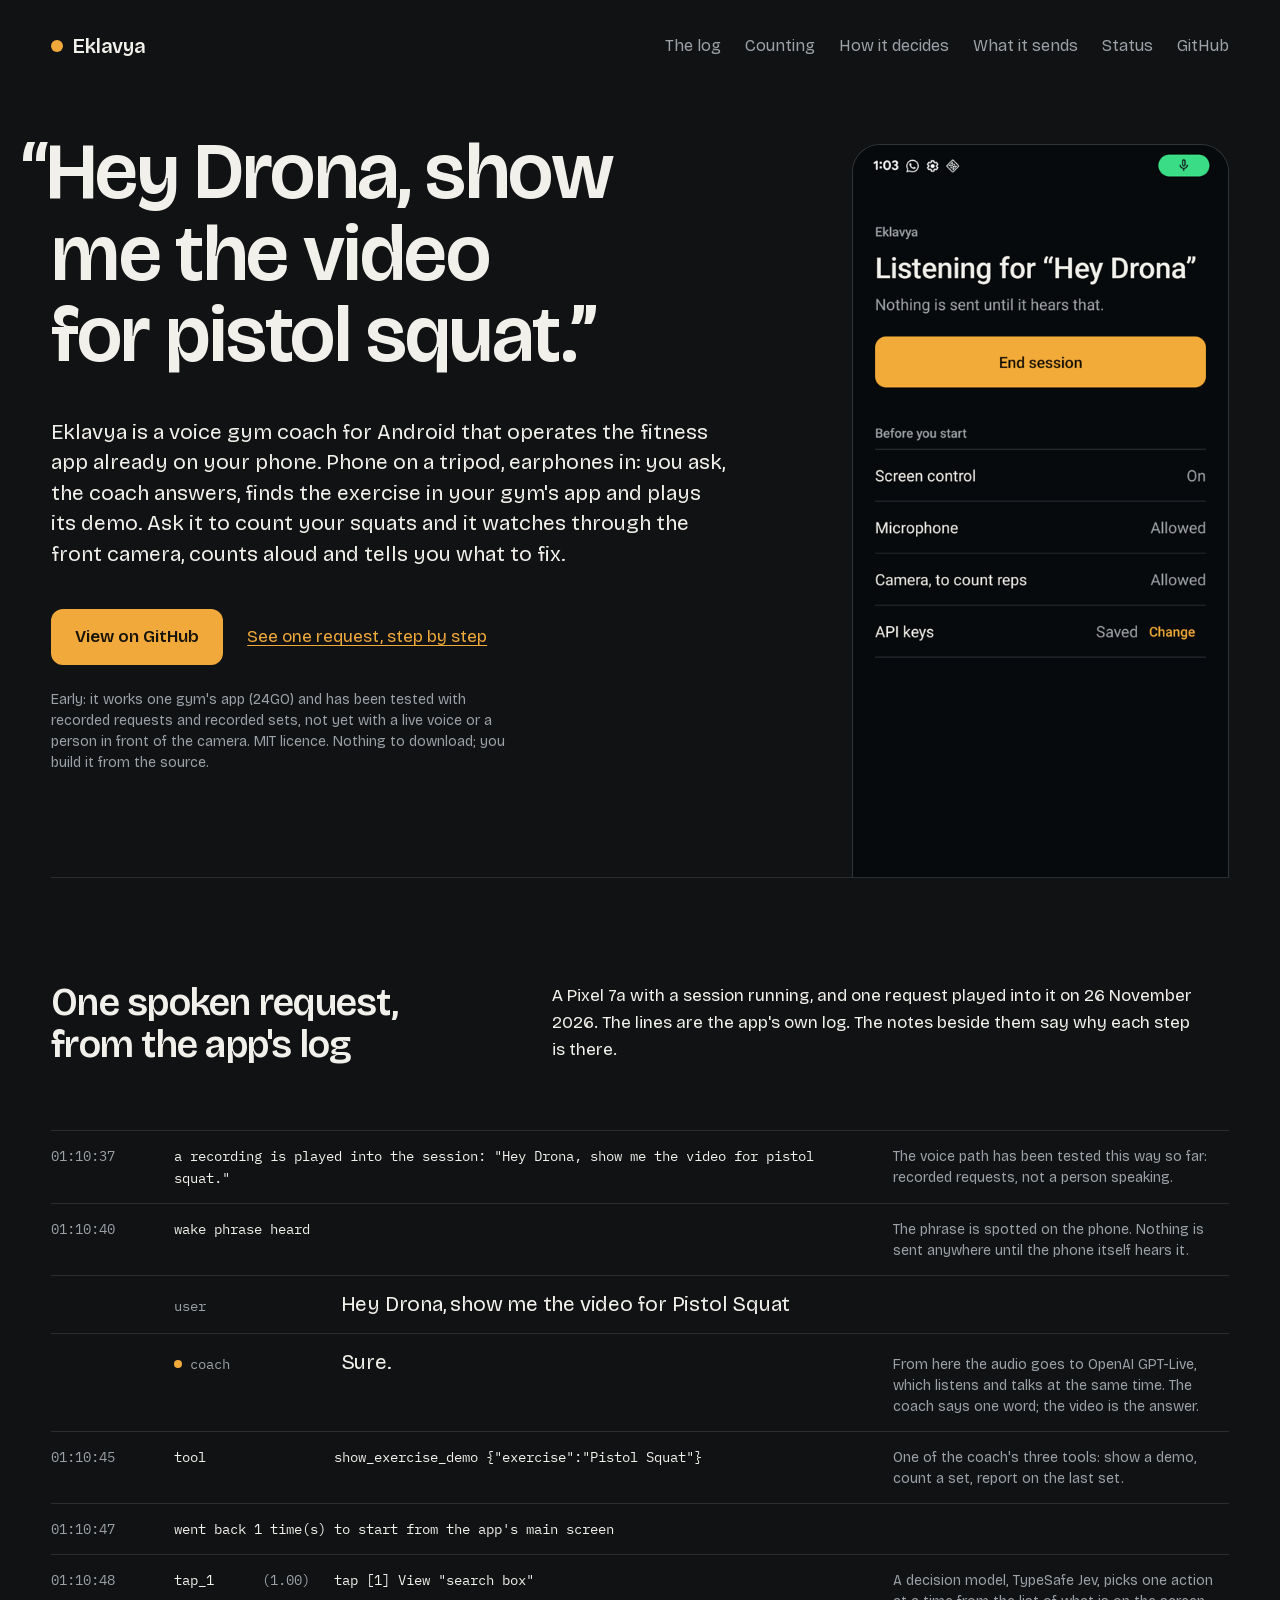
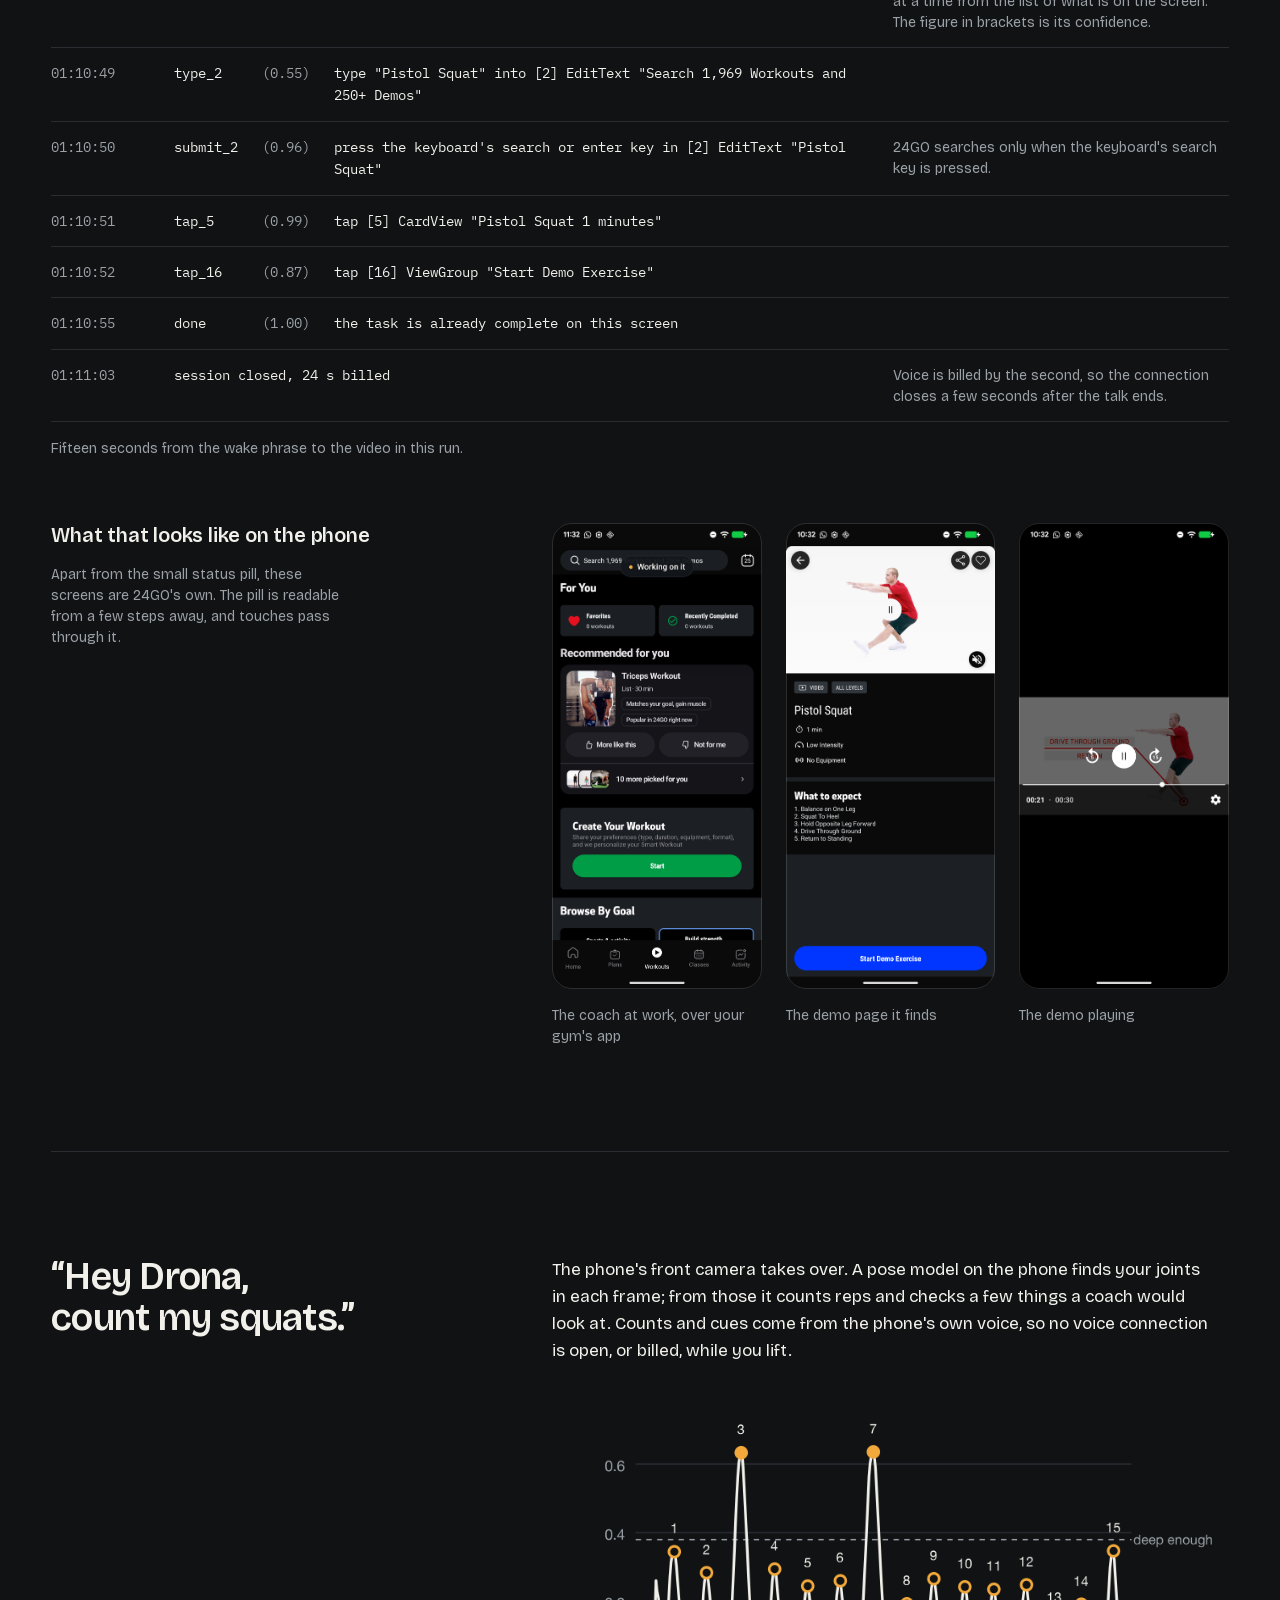
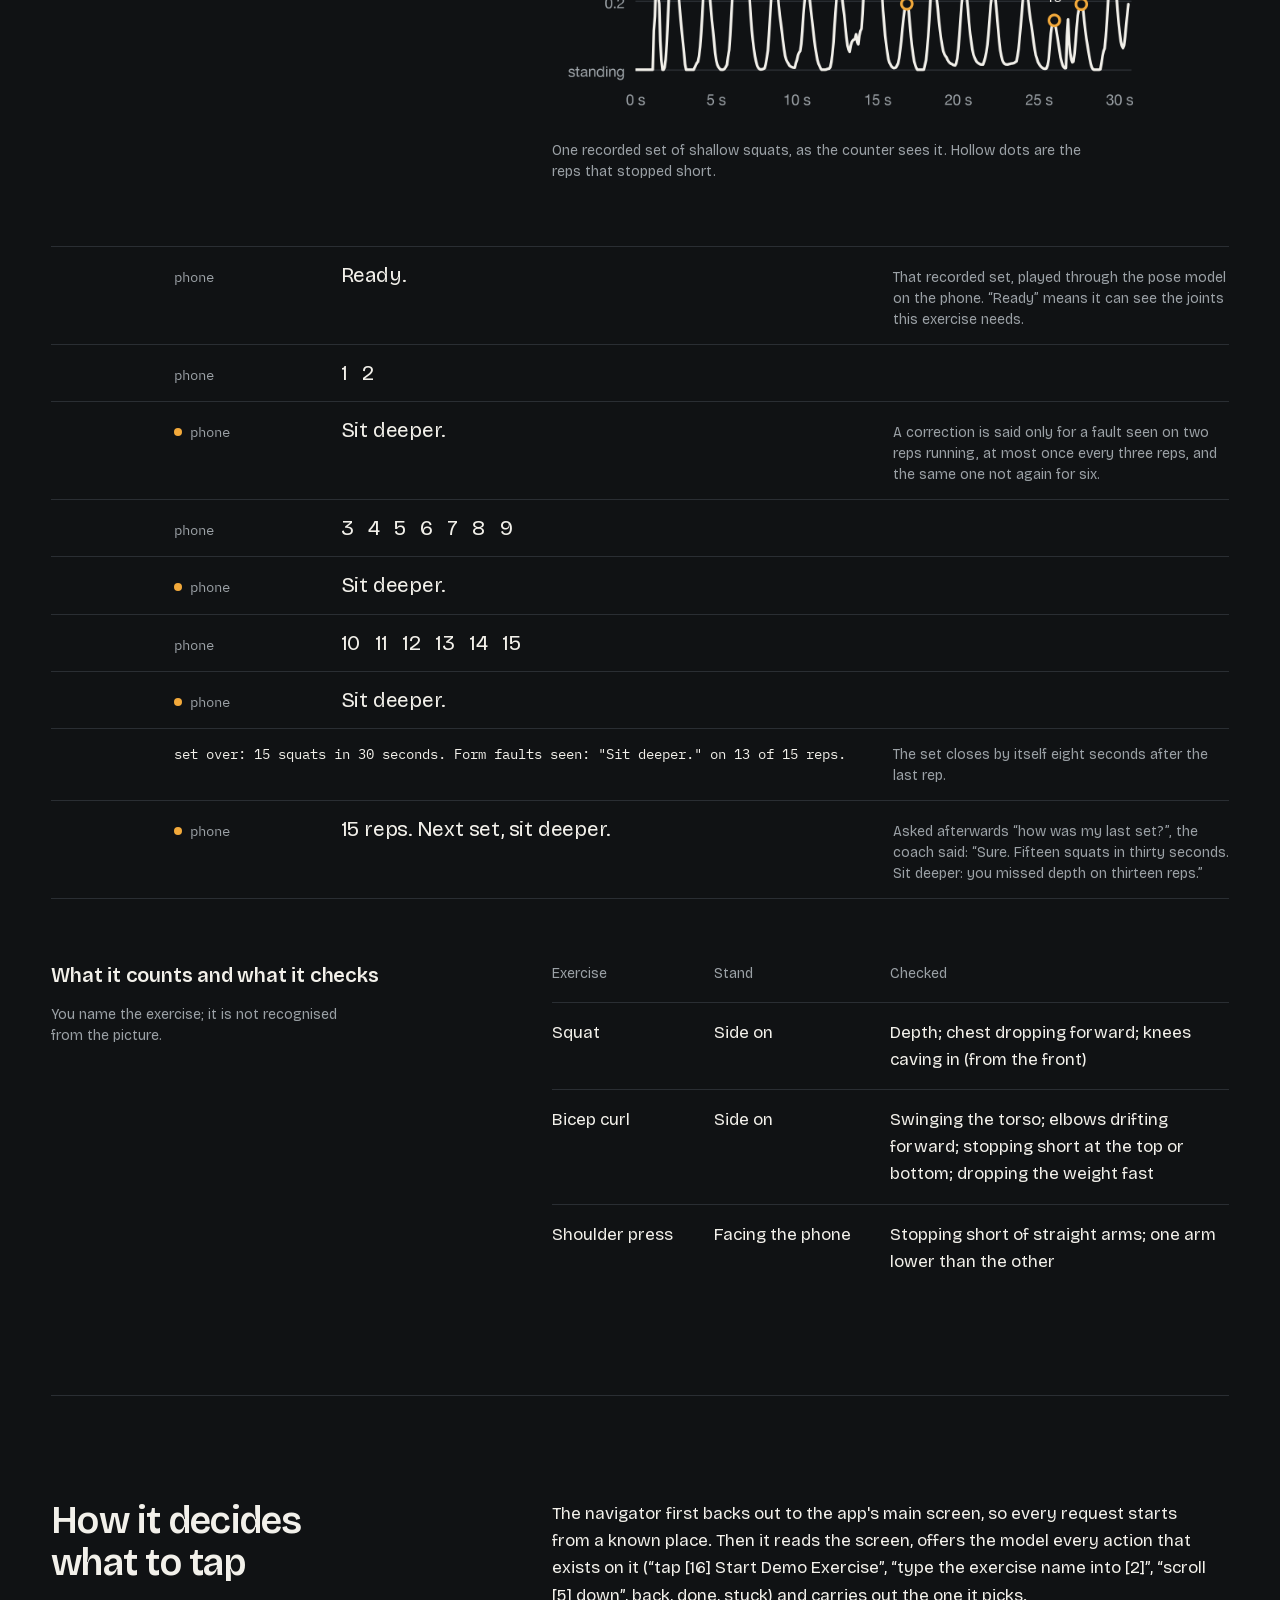
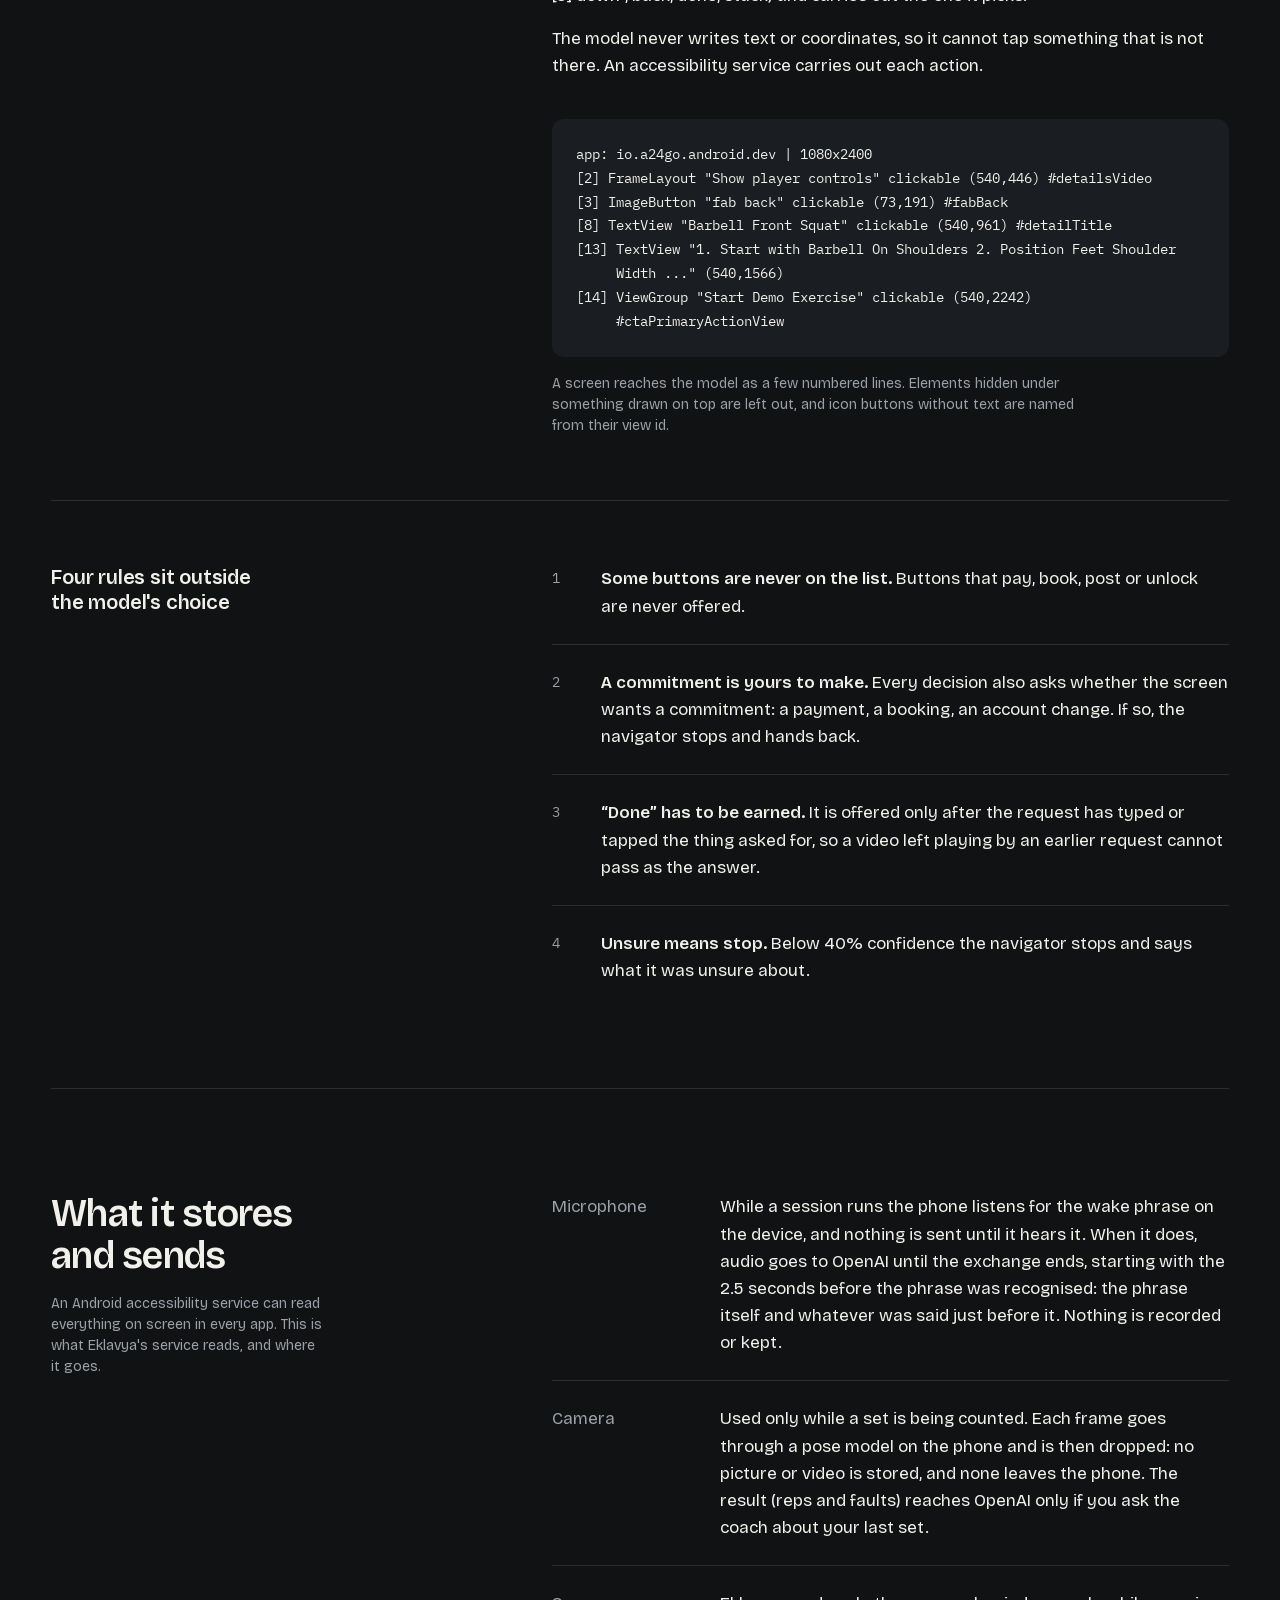
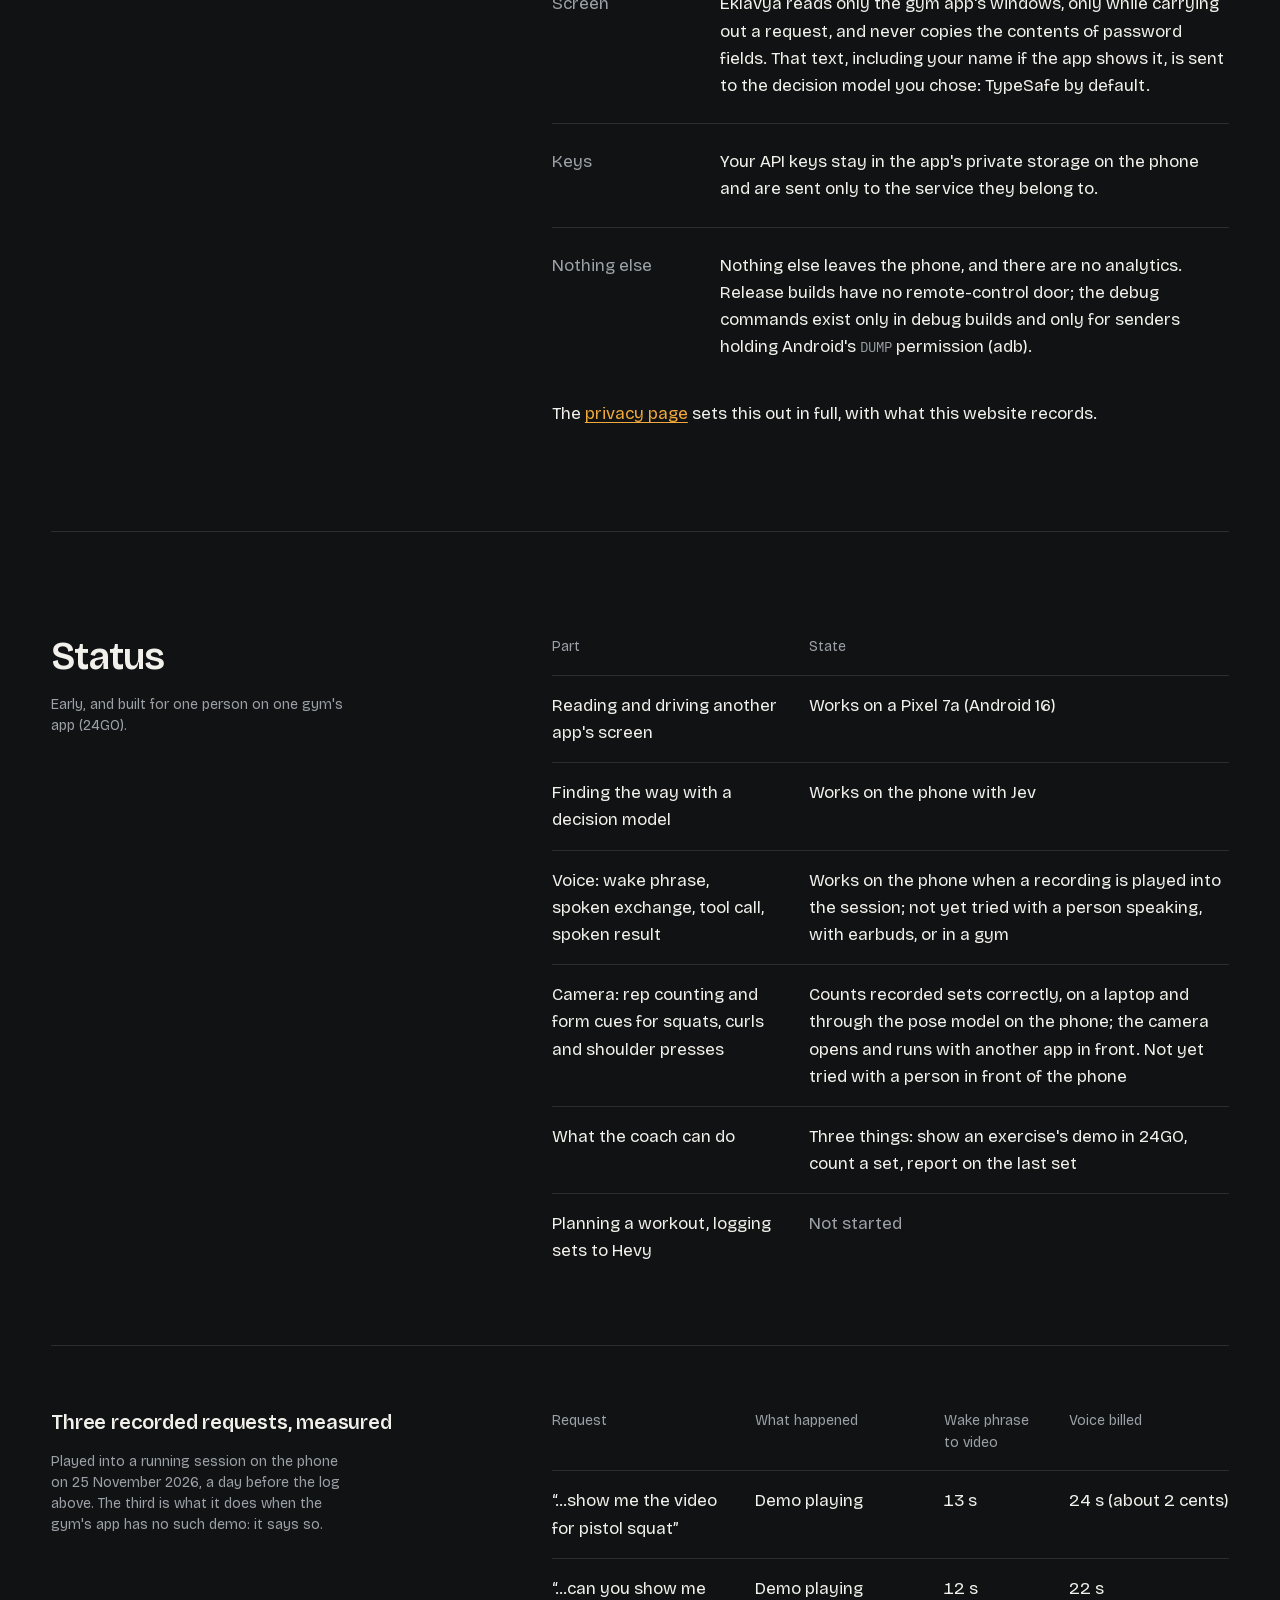
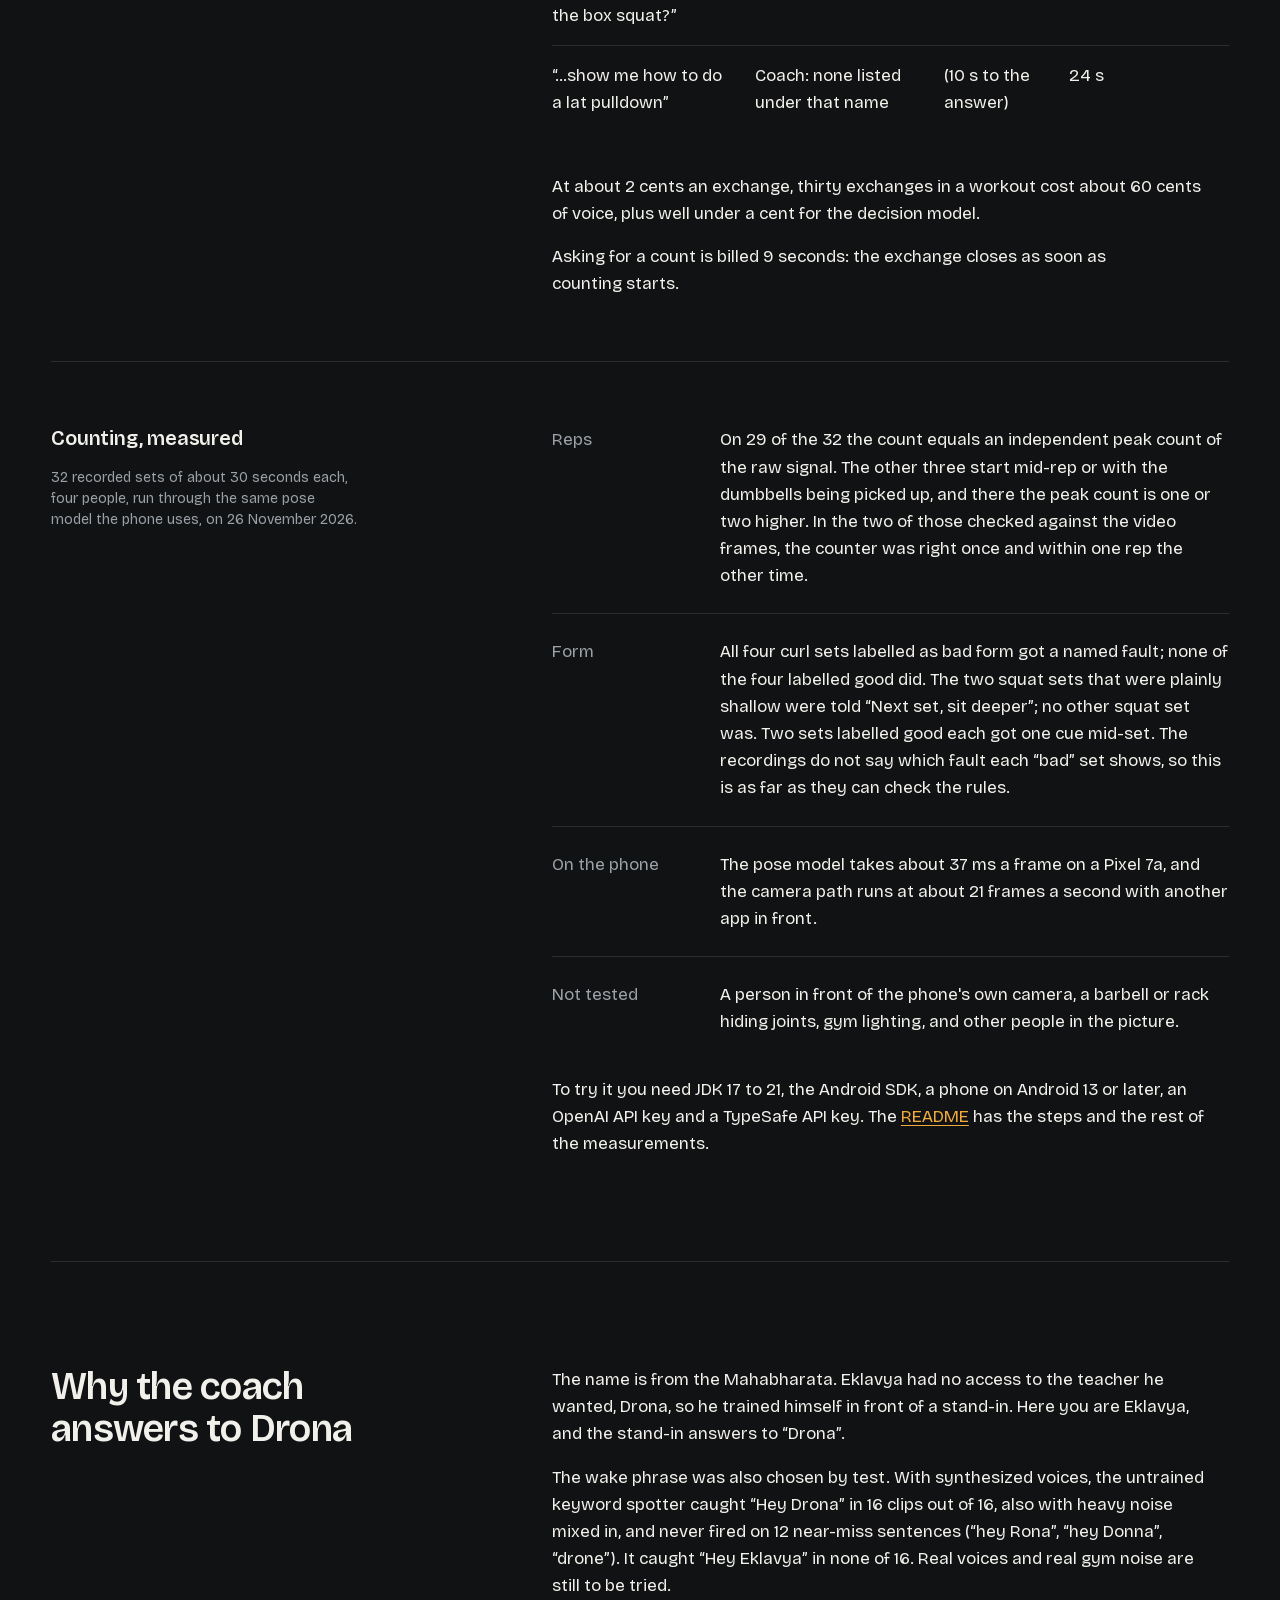
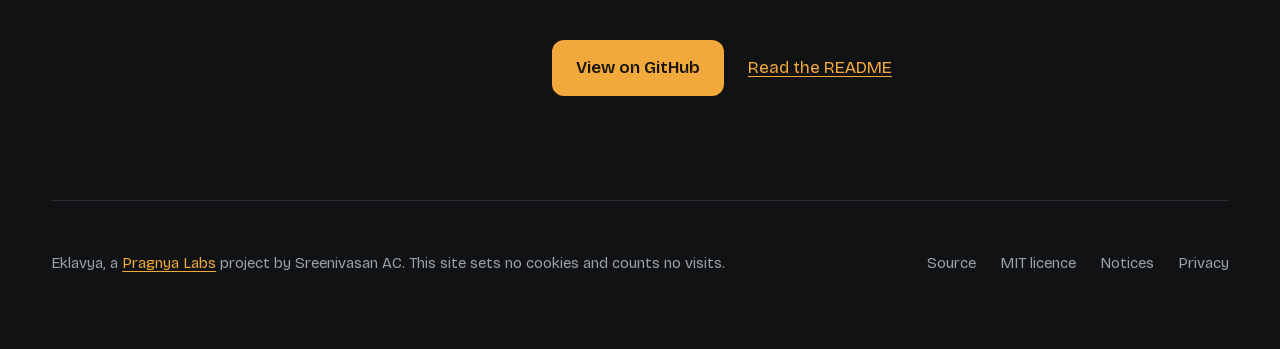
<file: site/index.html>
<!doctype html>
<html lang="en">
<head>
<meta charset="utf-8">
<meta name="viewport" content="width=device-width, initial-scale=1">
<title>Eklavya: a voice gym coach that works your gym's app</title>
<meta name="description" content="A voice gym coach for Android that operates the fitness app already on your phone. Say “Hey Drona, show me the video for pistol squat”; it finds the exercise in your gym's app and plays its demo. Say “count my squats” and it counts through the camera and corrects your form. Early, open source, MIT.">
<link rel="canonical" href="https://eklavya.pragnyalabs.com/">
<meta property="og:title" content="Eklavya: a voice gym coach that works your gym's app">
<meta property="og:description" content="Say “Hey Drona, show me the video for pistol squat.” The coach answers, finds the exercise in your gym's app and plays its demo. Early, open source, MIT.">
<meta property="og:image" content="https://eklavya.pragnyalabs.com/images/og.png">
<meta property="og:image:width" content="1200">
<meta property="og:image:height" content="630">
<meta property="og:image:alt" content="“Hey Drona, show me the video for pistol squat.” Eklavya, a voice gym coach for Android, beside two screenshots of it at work.">
<meta property="og:url" content="https://eklavya.pragnyalabs.com/">
<meta property="og:type" content="website">
<meta name="twitter:card" content="summary_large_image">
<meta name="theme-color" content="#101214">
<link rel="icon" href="favicon.svg" type="image/svg+xml">
<link rel="apple-touch-icon" href="images/apple-touch-icon.png">
<link rel="preload" href="fonts/bricolage-grotesque.woff2" as="font" type="font/woff2" crossorigin>
<link rel="stylesheet" href="styles.css">
</head>
<body>
<a class="skip" href="#main">Skip to the content</a>
<div class="wrap">

  <header class="top">
    <a class="brand" href="./">Eklavya</a>
    <nav aria-label="Sections">
      <a class="optional" href="#log">The log</a>
      <a class="optional" href="#counts">Counting</a>
      <a class="optional" href="#decides">How it decides</a>
      <a class="optional" href="#sends">What it sends</a>
      <a class="optional" href="#status">Status</a>
      <a href="https://github.com/sreenivasanac/eklavya">GitHub</a>
    </nav>
  </header>

  <main id="main">
    <div class="hero">
      <div class="hero-text">
        <h1>“Hey Drona, show me the video for pistol squat.”</h1>
        <p class="lead">Eklavya is a voice gym coach for Android that operates the fitness app already on your phone. Phone on a tripod, earphones in: you ask, the coach answers, finds the exercise in your gym's app and plays its demo. Ask it to count your squats and it watches through the front camera, counts aloud and tells you what to fix.</p>
        <div class="actions">
          <a class="button" href="https://github.com/sreenivasanac/eklavya">View on GitHub</a>
          <a href="#log">See one request, step by step</a>
        </div>
        <p class="caption">Early: it works one gym's app (24GO) and has been tested with recorded requests and recorded sets, not yet with a live voice or a person in front of the camera. MIT licence. Nothing to download; you build it from the source.</p>
      </div>
      <figure class="hero-screen">
        <img src="images/session-running.png" width="495" height="1100" alt="Eklavya's one screen with a session running. The largest text reads: Listening for “Hey Drona”. Under it: Nothing is sent until it hears that. Then an End session button, and four rows: Screen control, On; Microphone, Allowed; Camera, to count reps, Allowed; API keys, Saved.">
      </figure>
    </div>

    <section id="log">
      <div class="ledger">
        <div class="label"><h2>One spoken request, from the app's log</h2></div>
        <div class="entry">
          <p>A Pixel 7a with a session running, and one request played into it on 26 November 2026. The lines are the app's own log. The notes beside them say why each step is there.</p>
        </div>
      </div>

      <ol class="log" aria-label="The app's log of one request, with notes">
        <li>
          <time>01:10:37</time>
          <p class="line">a recording is played into the session: "Hey Drona, show me the video for pistol squat."</p>
          <p class="note">The voice path has been tested this way so far: recorded requests, not a person speaking.</p>
        </li>
        <li>
          <time>01:10:40</time>
          <p class="line">wake phrase heard</p>
          <p class="note">The phrase is spotted on the phone. Nothing is sent anywhere until the phone itself hears it.</p>
        </li>
        <li>
          <p class="say"><span class="who">user</span> Hey Drona, show me the video for Pistol Squat</p>
        </li>
        <li class="coach">
          <p class="say"><span class="who">coach</span> Sure.</p>
          <p class="note">From here the audio goes to OpenAI GPT-Live, which listens and talks at the same time. The coach says one word; the video is the answer.</p>
        </li>
        <li>
          <time>01:10:45</time>
          <p class="line step"><span>tool</span><span></span><span class="what">show_exercise_demo {"exercise":"Pistol Squat"}</span></p>
          <p class="note">One of the coach's three tools: show a demo, count a set, report on the last set.</p>
        </li>
        <li>
          <time>01:10:47</time>
          <p class="line">went back 1 time(s) to start from the app's main screen</p>
        </li>
        <li>
          <time>01:10:48</time>
          <p class="line step"><span>tap_1</span><span class="conf">(1.00)</span><span class="what">tap [1] View "search box"</span></p>
          <p class="note">A decision model, TypeSafe Jev, picks one action at a time from the list of what is on the screen. The figure in brackets is its confidence.</p>
        </li>
        <li>
          <time>01:10:49</time>
          <p class="line step"><span>type_2</span><span class="conf">(0.55)</span><span class="what">type "Pistol Squat" into [2] EditText "Search 1,969 Workouts and 250+ Demos"</span></p>
        </li>
        <li>
          <time>01:10:50</time>
          <p class="line step"><span>submit_2</span><span class="conf">(0.96)</span><span class="what">press the keyboard's search or enter key in [2] EditText "Pistol Squat"</span></p>
          <p class="note">24GO searches only when the keyboard's search key is pressed.</p>
        </li>
        <li>
          <time>01:10:51</time>
          <p class="line step"><span>tap_5</span><span class="conf">(0.99)</span><span class="what">tap [5] CardView "Pistol Squat 1 minutes"</span></p>
        </li>
        <li>
          <time>01:10:52</time>
          <p class="line step"><span>tap_16</span><span class="conf">(0.87)</span><span class="what">tap [16] ViewGroup "Start Demo Exercise"</span></p>
        </li>
        <li>
          <time>01:10:55</time>
          <p class="line step"><span>done</span><span class="conf">(1.00)</span><span class="what">the task is already complete on this screen</span></p>
        </li>
        <li>
          <time>01:11:03</time>
          <p class="line">session closed, 24 s billed</p>
          <p class="note">Voice is billed by the second, so the connection closes a few seconds after the talk ends.</p>
        </li>
      </ol>
      <p class="caption log-sum">Fifteen seconds from the wake phrase to the video in this run.</p>

      <div class="ledger">
        <div class="label">
          <h3>What that looks like on the phone</h3>
          <p class="caption">Apart from the small status pill, these screens are 24GO's own. The pill is readable from a few steps away, and touches pass through it. <span class="swipe">Swipe sideways for all three.</span></p>
        </div>
        <div class="entry screens">
          <figure>
            <img src="images/overlay-working.png" width="495" height="1100" loading="lazy" alt="24GO's Workouts tab with a small pill at the top that reads “Working on it” beside an amber dot.">
            <figcaption>The coach at work, over your gym's app</figcaption>
          </figure>
          <figure>
            <img src="images/demo-page.png" width="495" height="1100" loading="lazy" alt="24GO's Pistol Squat demo page: a video, one minute, low intensity, no equipment, five form cues and a Start Demo Exercise button.">
            <figcaption>The demo page it finds</figcaption>
          </figure>
          <figure>
            <img src="images/player.png" width="495" height="1100" loading="lazy" alt="The Pistol Squat demo video playing full screen in 24GO, 21 seconds into 30.">
            <figcaption>The demo playing</figcaption>
          </figure>
        </div>
      </div>
    </section>

    <section id="counts">
      <div class="ledger">
        <div class="label"><h2>“Hey Drona, count my squats.”</h2></div>
        <div class="entry">
          <p>The phone's front camera takes over. A pose model on the phone finds your joints in each frame; from those it counts reps and checks a few things a coach would look at. Counts and cues come from the phone's own voice, so no voice connection is open, or billed, while you lift.</p>
          <figure class="chart">
            <img src="images/squat-depth.png" width="1680" height="792" loading="lazy" alt="A line that rises and falls fifteen times over thirty seconds: how far the hips drop in one recorded set of squats. Each rise is marked as a counted rep, numbered 1 to 15. Two reps cross a dashed line marked deep enough; the other thirteen stop short of it.">
            <figcaption>One recorded set of shallow squats, as the counter sees it. Hollow dots are the reps that stopped short.</figcaption>
          </figure>
        </div>
      </div>

      <ol class="log" aria-label="What the phone said during that set, from the app's log">
        <li>
          <p class="say"><span class="who">phone</span> Ready.</p>
          <p class="note">That recorded set, played through the pose model on the phone. “Ready” means it can see the joints this exercise needs.</p>
        </li>
        <li>
          <p class="say"><span class="who">phone</span> 1 &nbsp; 2</p>
        </li>
        <li class="coach">
          <p class="say"><span class="who">phone</span> Sit deeper.</p>
          <p class="note">A correction is said only for a fault seen on two reps running, at most once every three reps, and the same one not again for six.</p>
        </li>
        <li>
          <p class="say"><span class="who">phone</span> 3 &nbsp; 4 &nbsp; 5 &nbsp; 6 &nbsp; 7 &nbsp; 8 &nbsp; 9</p>
        </li>
        <li class="coach">
          <p class="say"><span class="who">phone</span> Sit deeper.</p>
        </li>
        <li>
          <p class="say"><span class="who">phone</span> 10 &nbsp; 11 &nbsp; 12 &nbsp; 13 &nbsp; 14 &nbsp; 15</p>
        </li>
        <li class="coach">
          <p class="say"><span class="who">phone</span> Sit deeper.</p>
        </li>
        <li>
          <p class="line">set over: 15 squats in 30 seconds. Form faults seen: "Sit deeper." on 13 of 15 reps.</p>
          <p class="note">The set closes by itself eight seconds after the last rep.</p>
        </li>
        <li class="coach">
          <p class="say"><span class="who">phone</span> 15 reps. Next set, sit deeper.</p>
          <p class="note">Asked afterwards “how was my last set?”, the coach said: “Sure. Fifteen squats in thirty seconds. Sit deeper: you missed depth on thirteen reps.”</p>
        </li>
      </ol>

      <div class="ledger">
        <div class="label">
          <h3>What it counts and what it checks</h3>
          <p class="caption">You name the exercise; it is not recognised from the picture.</p>
        </div>
        <div class="entry">
          <table class="stack checks">
            <thead><tr><th>Exercise</th><th>Stand</th><th>Checked</th></tr></thead>
            <tbody>
              <tr><td>Squat</td><td data-label="Stand">Side on</td><td data-label="Checked">Depth; chest dropping forward; knees caving in (from the front)</td></tr>
              <tr><td>Bicep curl</td><td data-label="Stand">Side on</td><td data-label="Checked">Swinging the torso; elbows drifting forward; stopping short at the top or bottom; dropping the weight fast</td></tr>
              <tr><td>Shoulder press</td><td data-label="Stand">Facing the phone</td><td data-label="Checked">Stopping short of straight arms; one arm lower than the other</td></tr>
            </tbody>
          </table>
        </div>
      </div>
    </section>

    <section id="decides">
      <div class="ledger">
        <div class="label"><h2>How it decides what to tap</h2></div>
        <div class="entry">
          <p>The navigator first backs out to the app's main screen, so every request starts from a known place. Then it reads the screen, offers the model every action that exists on it (“tap [16] Start Demo Exercise”, “type the exercise name into [2]”, “scroll [5] down”, back, done, stuck) and carries out the one it picks.</p>
          <p>The model never writes text or coordinates, so it cannot tap something that is not there. An accessibility service carries out each action.</p>

          <figure class="dump">
            <pre><span>app: io.a24go.android.dev | 1080x2400</span><span>[2] FrameLayout "Show player controls" clickable (540,446) #detailsVideo</span><span>[3] ImageButton "fab back" clickable (73,191) #fabBack</span><span>[8] TextView "Barbell Front Squat" clickable (540,961) #detailTitle</span><span>[13] TextView "1. Start with Barbell On Shoulders 2. Position Feet Shoulder Width ..." (540,1566)</span><span>[14] ViewGroup "Start Demo Exercise" clickable (540,2242) #ctaPrimaryActionView</span></pre>
            <figcaption>A screen reaches the model as a few numbered lines. Elements hidden under something drawn on top are left out, and icon buttons without text are named from their view id.</figcaption>
          </figure>
        </div>
      </div>

      <div class="ledger">
        <div class="label"><h3>Four rules sit outside the model's choice</h3></div>
        <div class="entry">
          <ol class="rows">
            <li><span class="n">1</span><span><strong>Some buttons are never on the list.</strong> Buttons that pay, book, post or unlock are never offered.</span></li>
            <li><span class="n">2</span><span><strong>A commitment is yours to make.</strong> Every decision also asks whether the screen wants a commitment: a payment, a booking, an account change. If so, the navigator stops and hands back.</span></li>
            <li><span class="n">3</span><span><strong>“Done” has to be earned.</strong> It is offered only after the request has typed or tapped the thing asked for, so a video left playing by an earlier request cannot pass as the answer.</span></li>
            <li><span class="n">4</span><span><strong>Unsure means stop.</strong> Below 40% confidence the navigator stops and says what it was unsure about.</span></li>
          </ol>
        </div>
      </div>
    </section>

    <section id="sends">
      <div class="ledger">
        <div class="label">
          <h2>What it stores and sends</h2>
          <p class="caption">An Android accessibility service can read everything on screen in every app. This is what Eklavya's service reads, and where it goes.</p>
        </div>
        <div class="entry">
          <dl class="rows">
            <div><dt>Microphone</dt><dd>While a session runs the phone listens for the wake phrase on the device, and nothing is sent until it hears it. When it does, audio goes to OpenAI until the exchange ends, starting with the 2.5 seconds before the phrase was recognised: the phrase itself and whatever was said just before it. Nothing is recorded or kept.</dd></div>
            <div><dt>Camera</dt><dd>Used only while a set is being counted. Each frame goes through a pose model on the phone and is then dropped: no picture or video is stored, and none leaves the phone. The result (reps and faults) reaches OpenAI only if you ask the coach about your last set.</dd></div>
            <div><dt>Screen</dt><dd>Eklavya reads only the gym app's windows, only while carrying out a request, and never copies the contents of password fields. That text, including your name if the app shows it, is sent to the decision model you chose: TypeSafe by default.</dd></div>
            <div><dt>Keys</dt><dd>Your API keys stay in the app's private storage on the phone and are sent only to the service they belong to.</dd></div>
            <div><dt>Nothing else</dt><dd>Nothing else leaves the phone, and there are no analytics. Release builds have no remote-control door; the debug commands exist only in debug builds and only for senders holding Android's <code>DUMP</code> permission (adb).</dd></div>
          </dl>
          <p style="margin-top: var(--s4)">The <a href="privacy.html">privacy page</a> sets this out in full, with what this website records.</p>
        </div>
      </div>
    </section>

    <section id="status">
      <div class="ledger">
        <div class="label">
          <h2>Status</h2>
          <p class="caption">Early, and built for one person on one gym's app (24GO).</p>
        </div>
        <div class="entry">
          <table class="stack">
            <thead><tr><th>Part</th><th>State</th></tr></thead>
            <tbody>
              <tr><td>Reading and driving another app's screen</td><td data-label="State">Works on a Pixel 7a (Android 16)</td></tr>
              <tr><td>Finding the way with a decision model</td><td data-label="State">Works on the phone with Jev</td></tr>
              <tr><td>Voice: wake phrase, spoken exchange, tool call, spoken result</td><td data-label="State">Works on the phone when a recording is played into the session; not yet tried with a person speaking, with earbuds, or in a gym</td></tr>
              <tr><td>Camera: rep counting and form cues for squats, curls and shoulder presses</td><td data-label="State">Counts recorded sets correctly, on a laptop and through the pose model on the phone; the camera opens and runs with another app in front. Not yet tried with a person in front of the phone</td></tr>
              <tr><td>What the coach can do</td><td data-label="State">Three things: show an exercise's demo in 24GO, count a set, report on the last set</td></tr>
              <tr><td>Planning a workout, logging sets to Hevy</td><td data-label="State" class="quiet">Not started</td></tr>
            </tbody>
          </table>
        </div>
      </div>

      <div class="ledger">
        <div class="label">
          <h3>Three recorded requests, measured</h3>
          <p class="caption">Played into a running session on the phone on 25 November 2026, a day before the log above. The third is what it does when the gym's app has no such demo: it says so.</p>
        </div>
        <div class="entry">
          <table class="stack requests">
            <thead><tr><th>Request</th><th>What happened</th><th>Wake phrase to video</th><th>Voice billed</th></tr></thead>
            <tbody>
              <tr><td>“…show me the video for pistol squat”</td><td>Demo playing</td><td class="num" data-label="Wake phrase to video">13 s</td><td class="num" data-label="Voice billed">24 s (about 2 cents)</td></tr>
              <tr><td>“…can you show me the box squat?”</td><td>Demo playing</td><td class="num" data-label="Wake phrase to video">12 s</td><td class="num" data-label="Voice billed">22 s</td></tr>
              <tr><td>“…show me how to do a lat pulldown”</td><td>Coach: none listed under that name</td><td data-label="Wake phrase to video">(10 s to the answer)</td><td class="num" data-label="Voice billed">24 s</td></tr>
            </tbody>
          </table>
          <p style="margin-top: var(--s4)">At about 2 cents an exchange, thirty exchanges in a workout cost about 60 cents of voice, plus well under a cent for the decision model.</p>
          <p>Asking for a count is billed 9 seconds: the exchange closes as soon as counting starts.</p>
        </div>
      </div>

      <div class="ledger">
        <div class="label">
          <h3>Counting, measured</h3>
          <p class="caption">32 recorded sets of about 30 seconds each, four people, run through the same pose model the phone uses, on 26 November 2026.</p>
        </div>
        <div class="entry">
          <dl class="rows">
            <div><dt>Reps</dt><dd>On 29 of the 32 the count equals an independent peak count of the raw signal. The other three start mid-rep or with the dumbbells being picked up, and there the peak count is one or two higher. In the two of those checked against the video frames, the counter was right once and within one rep the other time.</dd></div>
            <div><dt>Form</dt><dd>All four curl sets labelled as bad form got a named fault; none of the four labelled good did. The two squat sets that were plainly shallow were told “Next set, sit deeper”; no other squat set was. Two sets labelled good each got one cue mid-set. The recordings do not say which fault each “bad” set shows, so this is as far as they can check the rules.</dd></div>
            <div><dt>On the phone</dt><dd>The pose model takes about 37 ms a frame on a Pixel 7a, and the camera path runs at about 21 frames a second with another app in front.</dd></div>
            <div><dt>Not tested</dt><dd>A person in front of the phone's own camera, a barbell or rack hiding joints, gym lighting, and other people in the picture.</dd></div>
          </dl>
          <p style="margin-top: var(--s4)">To try it you need JDK 17 to 21, the Android SDK, a phone on Android 13 or later, an OpenAI API key and a TypeSafe API key. The <a href="https://github.com/sreenivasanac/eklavya#quick-start">README</a> has the steps and the rest of the measurements.</p>
        </div>
      </div>
    </section>

    <section id="name">
      <div class="ledger">
        <div class="label"><h2>Why the coach answers to Drona</h2></div>
        <div class="entry">
          <p>The name is from the Mahabharata. Eklavya had no access to the teacher he wanted, Drona, so he trained himself in front of a stand-in. Here you are Eklavya, and the stand-in answers to “Drona”.</p>
          <p>The wake phrase was also chosen by test. With synthesized voices, the untrained keyword spotter caught “Hey Drona” in 16 clips out of 16, also with heavy noise mixed in, and never fired on 12 near-miss sentences (“hey Rona”, “hey Donna”, “drone”). It caught “Hey Eklavya” in none of 16. Real voices and real gym noise are still to be tried.</p>
          <div class="actions" style="margin-top: var(--s4)">
            <a class="button" href="https://github.com/sreenivasanac/eklavya">View on GitHub</a>
            <a href="https://github.com/sreenivasanac/eklavya#readme">Read the README</a>
          </div>
        </div>
      </div>
    </section>
  </main>

  <footer>
    <p>Eklavya, a <a href="https://pragnyalabs.com">Pragnya Labs</a> project by Sreenivasan AC. This site sets no cookies and counts no visits.</p>
    <nav aria-label="Links">
      <a href="https://github.com/sreenivasanac/eklavya">Source</a>
      <a href="https://github.com/sreenivasanac/eklavya/blob/main/LICENSE">MIT licence</a>
      <a href="https://github.com/sreenivasanac/eklavya/blob/main/NOTICE.md">Notices</a>
      <a href="privacy.html">Privacy</a>
    </nav>
  </footer>
</div>

<script>
// The log's lines arrive in order the first time it scrolls into view. Without this script, or with
// reduced motion, the log is simply there.
const log = document.querySelector(".log");
if (log && "IntersectionObserver" in window && !matchMedia("(prefers-reduced-motion: reduce)").matches) {
  [...log.children].forEach((li, i) => li.style.setProperty("--i", i));
  log.classList.add("armed");
  new IntersectionObserver((entries, seen) => {
    if (entries.some((e) => e.isIntersecting)) { log.classList.add("run"); seen.disconnect(); }
  }, { rootMargin: "0px 0px -15% 0px" }).observe(log);
}
</script>
</body>
</html>
</file>
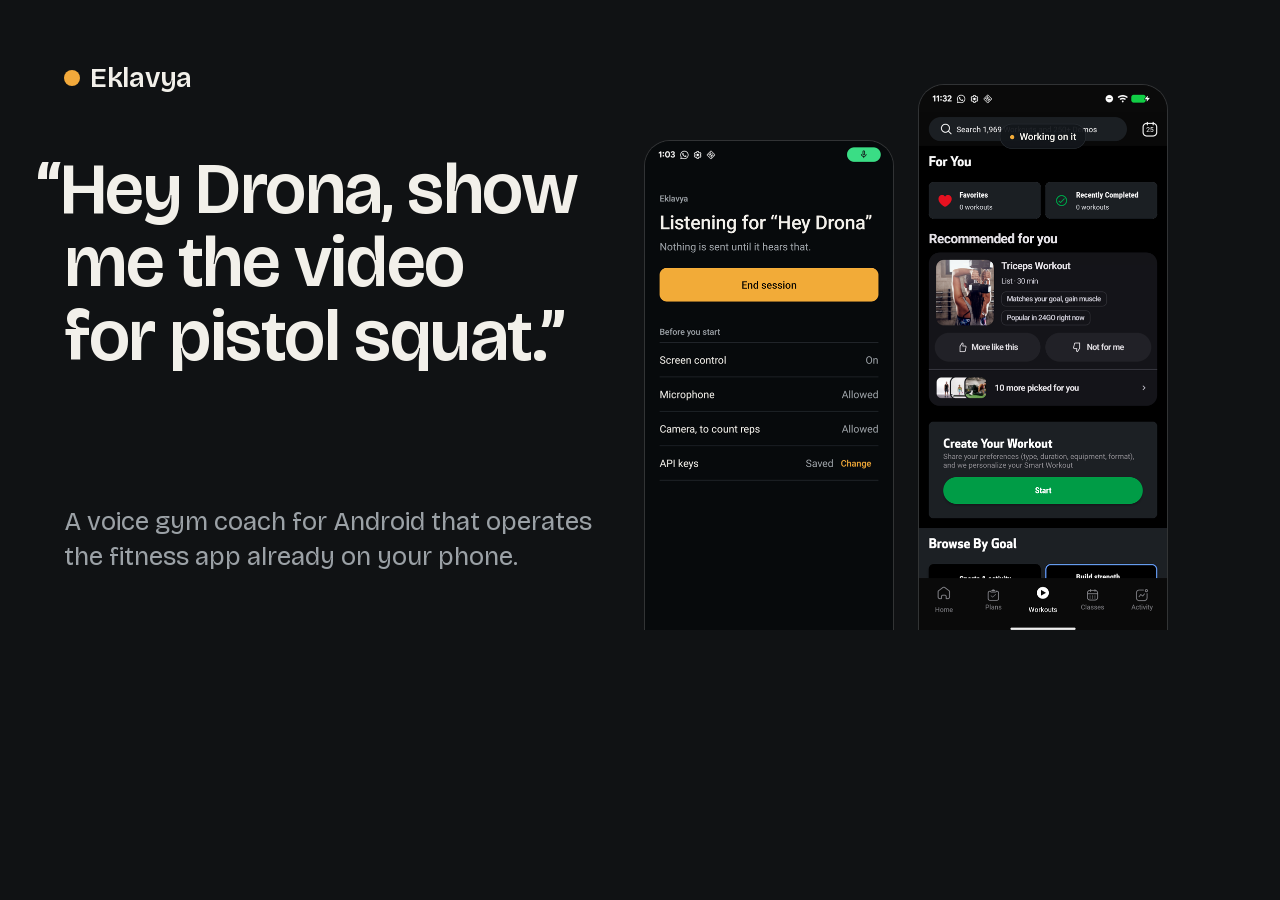
<file: site/og.html>
<!doctype html>
<html lang="en">
<head>
<meta charset="utf-8">
<meta name="robots" content="noindex">
<title>Eklavya: the picture used when the site is shared</title>
<link rel="stylesheet" href="styles.css">
<style>
  /* The source of images/og.png: 1200 by 630. DESIGN.md has the command that photographs it. */
  html, body { width: 1200px; height: 630px; overflow: hidden; }
  .card { position: relative; width: 1200px; height: 630px; padding: 56px 64px; }
  .brand { font-size: 1.75rem; min-height: 0; }
  .brand::before { width: 16px; height: 16px; }
  h1 { font-size: 4.5rem; width: 600px; margin-top: 52px; text-indent: -0.37em; }
  .card p { position: absolute; left: 64px; bottom: 56px; width: 540px; margin: 0; font-size: 1.625rem; line-height: 1.35; color: var(--muted); }
  .phone { position: absolute; width: 250px; border: 1px solid var(--outline); border-bottom: 0; border-radius: 26px 26px 0 0; overflow: hidden; }
  .phone img { width: 100%; }
  .one { left: 644px; top: 140px; }
  .two { left: 918px; top: 84px; }
</style>
</head>
<body>
<div class="card">
  <span class="brand">Eklavya</span>
  <h1>“Hey Drona, show me the video for pistol squat.”</h1>
  <p>A voice gym coach for Android that operates the fitness app already on your phone.</p>
  <div class="phone one"><img src="images/session-running.png" alt=""></div>
  <div class="phone two"><img src="images/overlay-working.png" alt=""></div>
</div>
</body>
</html>
</file>
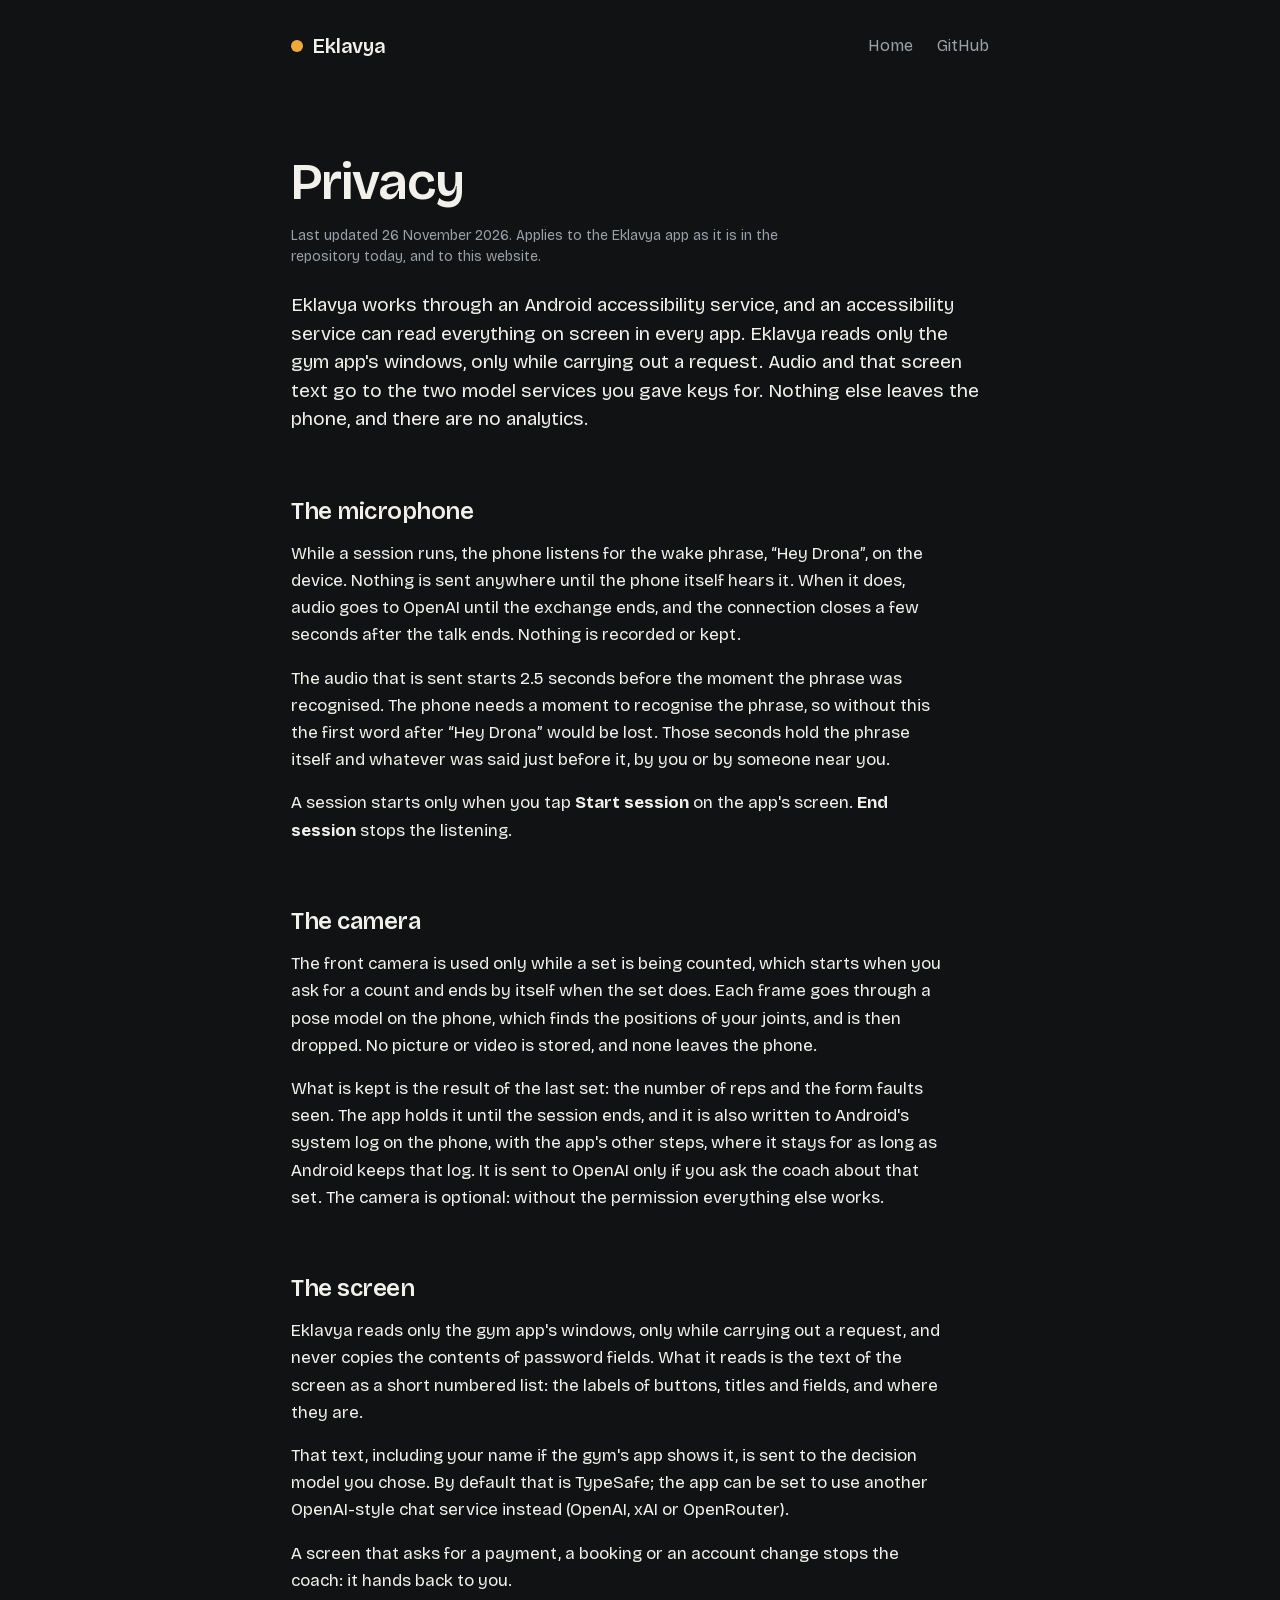
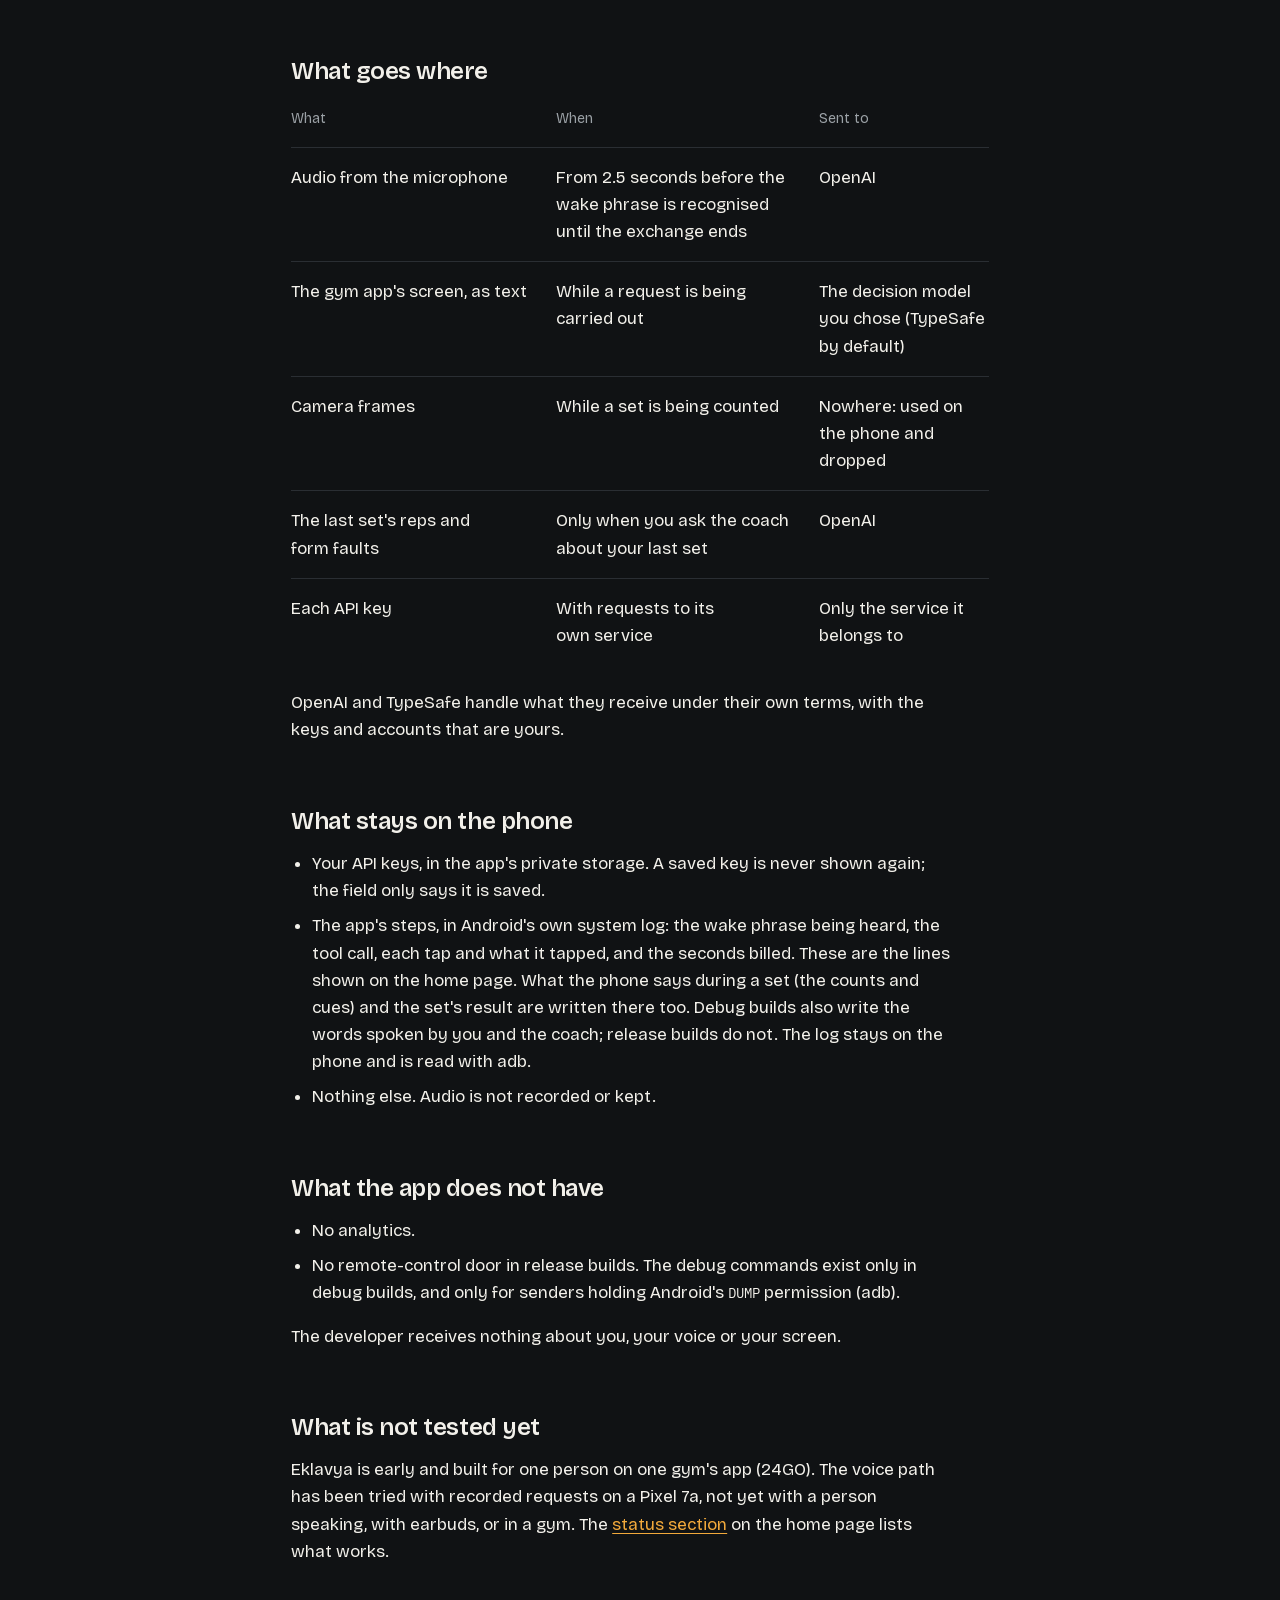
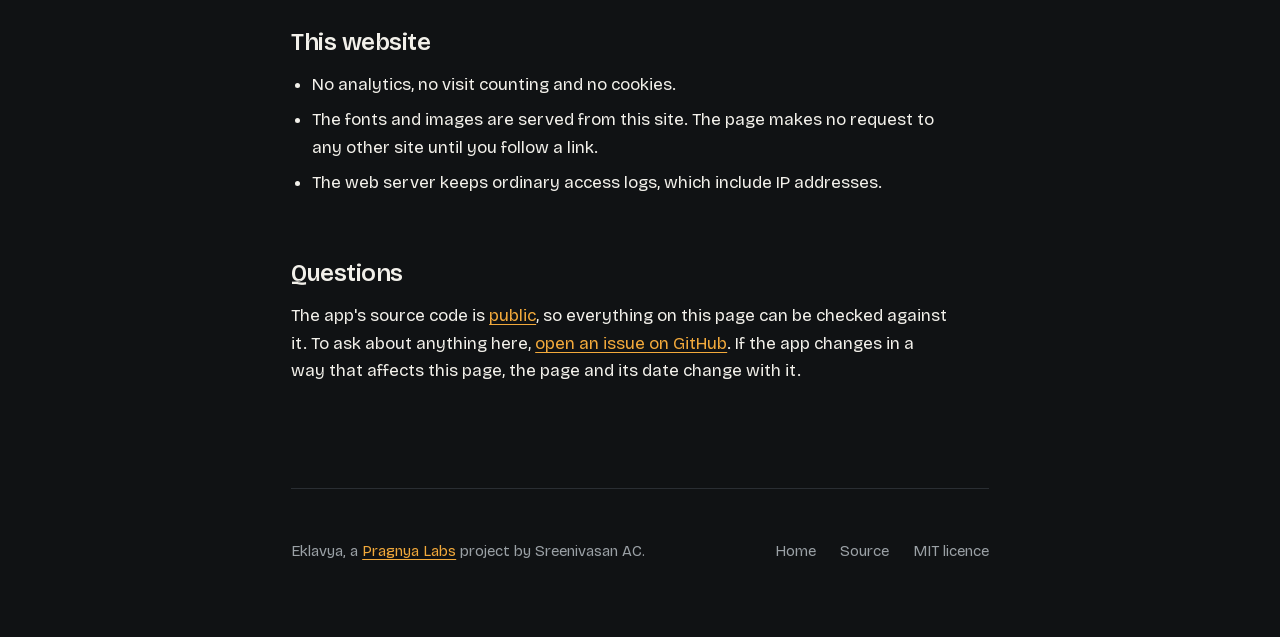
<file: site/privacy.html>
<!doctype html>
<html lang="en">
<head>
<meta charset="utf-8">
<meta name="viewport" content="width=device-width, initial-scale=1">
<title>Privacy · Eklavya</title>
<meta name="description" content="What Eklavya reads on your phone, what it sends and to whom, what it keeps, and what this website records.">
<link rel="canonical" href="https://eklavya.pragnyalabs.com/privacy.html">
<meta name="theme-color" content="#101214">
<link rel="icon" href="favicon.svg" type="image/svg+xml">
<link rel="apple-touch-icon" href="images/apple-touch-icon.png">
<link rel="preload" href="fonts/bricolage-grotesque.woff2" as="font" type="font/woff2" crossorigin>
<link rel="stylesheet" href="styles.css">
</head>
<body>
<a class="skip" href="#main">Skip to the content</a>
<div class="wrap page">

  <header class="top">
    <a class="brand" href="./">Eklavya</a>
    <nav aria-label="Site">
      <a href="./">Home</a>
      <a href="https://github.com/sreenivasanac/eklavya">GitHub</a>
    </nav>
  </header>

  <main id="main">
    <h1>Privacy</h1>
    <p class="caption" style="margin-top: var(--s2)">Last updated 26 November 2026. Applies to the Eklavya app as it is in the repository today, and to this website.</p>
    <p class="lead">Eklavya works through an Android accessibility service, and an accessibility service can read everything on screen in every app. Eklavya reads only the gym app's windows, only while carrying out a request. Audio and that screen text go to the two model services you gave keys for. Nothing else leaves the phone, and there are no analytics.</p>

    <h2>The microphone</h2>
    <p>While a session runs, the phone listens for the wake phrase, “Hey Drona”, on the device. Nothing is sent anywhere until the phone itself hears it. When it does, audio goes to OpenAI until the exchange ends, and the connection closes a few seconds after the talk ends. Nothing is recorded or kept.</p>
    <p>The audio that is sent starts 2.5 seconds before the moment the phrase was recognised. The phone needs a moment to recognise the phrase, so without this the first word after “Hey Drona” would be lost. Those seconds hold the phrase itself and whatever was said just before it, by you or by someone near you.</p>
    <p>A session starts only when you tap <strong>Start session</strong> on the app's screen. <strong>End session</strong> stops the listening.</p>

    <h2>The camera</h2>
    <p>The front camera is used only while a set is being counted, which starts when you ask for a count and ends by itself when the set does. Each frame goes through a pose model on the phone, which finds the positions of your joints, and is then dropped. No picture or video is stored, and none leaves the phone.</p>
    <p>What is kept is the result of the last set: the number of reps and the form faults seen. The app holds it until the session ends, and it is also written to Android's system log on the phone, with the app's other steps, where it stays for as long as Android keeps that log. It is sent to OpenAI only if you ask the coach about that set. The camera is optional: without the permission everything else works.</p>

    <h2>The screen</h2>
    <p>Eklavya reads only the gym app's windows, only while carrying out a request, and never copies the contents of password fields. What it reads is the text of the screen as a short numbered list: the labels of buttons, titles and fields, and where they are.</p>
    <p>That text, including your name if the gym's app shows it, is sent to the decision model you chose. By default that is TypeSafe; the app can be set to use another OpenAI-style chat service instead (OpenAI, xAI or OpenRouter).</p>
    <p>A screen that asks for a payment, a booking or an account change stops the coach: it hands back to you.</p>

    <h2>What goes where</h2>
    <table class="stack">
      <thead><tr><th>What</th><th>When</th><th>Sent to</th></tr></thead>
      <tbody>
        <tr><td>Audio from the microphone</td><td data-label="When">From 2.5 seconds before the wake phrase is recognised until the exchange ends</td><td data-label="Sent to">OpenAI</td></tr>
        <tr><td>The gym app's screen, as text</td><td data-label="When">While a request is being carried out</td><td data-label="Sent to">The decision model you chose (TypeSafe by default)</td></tr>
        <tr><td>Camera frames</td><td data-label="When">While a set is being counted</td><td data-label="Sent to">Nowhere: used on the phone and dropped</td></tr>
        <tr><td>The last set's reps and form faults</td><td data-label="When">Only when you ask the coach about your last set</td><td data-label="Sent to">OpenAI</td></tr>
        <tr><td>Each API key</td><td data-label="When">With requests to its own service</td><td data-label="Sent to">Only the service it belongs to</td></tr>
      </tbody>
    </table>
    <p style="margin-top: var(--s3)">OpenAI and TypeSafe handle what they receive under their own terms, with the keys and accounts that are yours.</p>

    <h2>What stays on the phone</h2>
    <ul>
      <li>Your API keys, in the app's private storage. A saved key is never shown again; the field only says it is saved.</li>
      <li>The app's steps, in Android's own system log: the wake phrase being heard, the tool call, each tap and what it tapped, and the seconds billed. These are the lines shown on the home page. What the phone says during a set (the counts and cues) and the set's result are written there too. Debug builds also write the words spoken by you and the coach; release builds do not. The log stays on the phone and is read with adb.</li>
      <li>Nothing else. Audio is not recorded or kept.</li>
    </ul>

    <h2>What the app does not have</h2>
    <ul>
      <li>No analytics.</li>
      <li>No remote-control door in release builds. The debug commands exist only in debug builds, and only for senders holding Android's <code>DUMP</code> permission (adb).</li>
    </ul>
    <p>The developer receives nothing about you, your voice or your screen.</p>

    <h2>What is not tested yet</h2>
    <p>Eklavya is early and built for one person on one gym's app (24GO). The voice path has been tried with recorded requests on a Pixel 7a, not yet with a person speaking, with earbuds, or in a gym. The <a href="./#status">status section</a> on the home page lists what works.</p>

    <h2>This website</h2>
    <ul>
      <li>No analytics, no visit counting and no cookies.</li>
      <li>The fonts and images are served from this site. The page makes no request to any other site until you follow a link.</li>
      <li>The web server keeps ordinary access logs, which include IP addresses.</li>
    </ul>

    <h2>Questions</h2>
    <p>The app's source code is <a href="https://github.com/sreenivasanac/eklavya">public</a>, so everything on this page can be checked against it. To ask about anything here, <a href="https://github.com/sreenivasanac/eklavya/issues">open an issue on GitHub</a>. If the app changes in a way that affects this page, the page and its date change with it.</p>
  </main>

  <footer>
    <p>Eklavya, a <a href="https://pragnyalabs.com">Pragnya Labs</a> project by Sreenivasan AC.</p>
    <nav aria-label="Links">
      <a href="./">Home</a>
      <a href="https://github.com/sreenivasanac/eklavya">Source</a>
      <a href="https://github.com/sreenivasanac/eklavya/blob/main/LICENSE">MIT licence</a>
    </nav>
  </footer>
</div>
</body>
</html>
</file>
<file: site/styles.css>
/* Eklavya's website. Rules and reasons are in DESIGN.md; colours are the app's own tokens. */

@font-face {
  font-family: "Bricolage Grotesque";
  src: url("fonts/bricolage-grotesque.woff2") format("woff2");
  font-weight: 200 800;
  font-display: swap;
}
@font-face {
  font-family: "IBM Plex Mono";
  src: url("fonts/ibm-plex-mono-400.woff2") format("woff2");
  font-weight: 400;
  font-display: swap;
}

:root {
  --bg: #101214;
  --surface: #1A1D21;
  --divider: #2A2E33;
  --text: #F2F0EA;
  --muted: #9BA1A6;
  --accent: #F2A93B;
  --on-accent: #17130A;
  --outline: rgba(255, 255, 255, 0.14); /* the 1 px edge on a screenshot */

  --sans: "Bricolage Grotesque", ui-sans-serif, system-ui, sans-serif;
  --mono: "IBM Plex Mono", ui-monospace, "SF Mono", Menlo, monospace;

  --s1: 8px; --s2: 16px; --s3: 24px; --s4: 40px; --s5: 64px; --s6: 104px;
  --gutter: 24px;
  --side: max(24px, 4vw); /* page margin: grows with the window so the H1's hanging quotation mark always has room */
  --measure: 60ch;
  --ease: cubic-bezier(0.23, 1, 0.32, 1);
  color-scheme: dark;
}

* { box-sizing: border-box; }
html { scroll-behavior: smooth; -webkit-text-size-adjust: 100%; }
body {
  margin: 0;
  background: var(--bg);
  color: var(--text);
  font: 400 1.0625rem/1.6 var(--sans);
  -webkit-font-smoothing: antialiased;
  text-wrap: pretty;
}
img { display: block; max-width: 100%; height: auto; }

/* Type roles: display, headline, body, caption, mono. */
h1, h2, h3 { margin: 0; font-weight: 600; text-wrap: balance; }
h1 {
  font-size: clamp(2.5rem, 1rem + 5.4vw, 5rem);
  line-height: 1.02;
  letter-spacing: -0.02em;
  text-indent: -0.37em; /* hangs the opening quotation mark in the margin, so the H lines up with the text below */
}
h2 { font-size: clamp(1.75rem, 1.2rem + 1.6vw, 2.375rem); line-height: 1.1; letter-spacing: -0.02em; }
h3 { font-size: 1.25rem; line-height: 1.25; letter-spacing: -0.01em; }
p { margin: 0 0 var(--s2); max-width: var(--measure); }
p:last-child { margin-bottom: 0; }
.caption, figcaption { font-size: 0.875rem; line-height: 1.5; color: var(--muted); }
code, pre, .mono { font-family: var(--mono); font-size: 0.875rem; font-variant-numeric: tabular-nums; }
p code, td code, dd code { color: var(--muted); }

a { color: var(--accent); text-decoration: underline; text-decoration-thickness: 1px; text-underline-offset: 3px; }
a:hover { text-decoration-thickness: 2px; }
:focus-visible { outline: 2px solid var(--accent); outline-offset: 3px; border-radius: 4px; }

.wrap { max-width: calc(1200px + 2 * var(--side)); margin: 0 auto; padding: 0 var(--side); }
.skip { position: absolute; left: -999px; }
.skip:focus { left: var(--s2); top: var(--s2); background: var(--bg); padding: var(--s1) var(--s2); z-index: 1; }

/* Header */
.top { display: flex; align-items: center; justify-content: space-between; gap: var(--s3); padding: var(--s3) 0; }
.brand { display: inline-flex; align-items: center; gap: 10px; min-height: 44px; font-weight: 600; font-size: 1.25rem; letter-spacing: -0.01em; color: var(--text); text-decoration: none; }
.brand::before { content: ""; width: 12px; height: 12px; border-radius: 50%; background: var(--accent); flex: none; }
.top nav { display: flex; gap: var(--s3); }
.top nav a { display: inline-flex; align-items: center; min-height: 44px; color: var(--muted); text-decoration: none; font-size: 1rem; transition: color 150ms var(--ease); }
.top nav a:hover, .top nav a.here { color: var(--text); }

/* The one button */
.button {
  display: inline-flex; align-items: center; justify-content: center; flex: none;
  min-height: 56px; padding: 0 var(--s3);
  background: var(--accent); color: var(--on-accent);
  font-weight: 600; font-size: 1.0625rem; text-decoration: none;
  border-radius: 12px;
  transition: transform 140ms var(--ease), background-color 140ms var(--ease);
}
.button:hover { background: #F6B957; }
.button:active { transform: scale(0.97); }
.actions { display: flex; flex-wrap: wrap; align-items: center; gap: 0 var(--s3); }
.actions a:not(.button) { display: inline-flex; align-items: center; min-height: 48px; }

/* Hero: the request on the left, the app's one screen on the right, cut off by the rule below it. */
.hero { display: grid; grid-template-columns: repeat(12, minmax(0, 1fr)); column-gap: var(--gutter); padding-top: var(--s4); border-bottom: 1px solid var(--divider); }
.hero-text { grid-column: 1 / span 7; padding-bottom: var(--s6); }
.hero .lead { font-size: 1.3125rem; line-height: 1.45; max-width: 34em; margin: var(--s4) 0; }
.hero .caption { margin-top: var(--s3); max-width: 52ch; }
/* The screen starts level with the H1 and runs down to the rule; however tall the text is, the rule cuts it. */
.hero-screen { grid-column: 9 / span 4; margin: 12px 0 0; border: 1px solid var(--outline); border-bottom: 0; border-radius: 28px 28px 0 0; overflow: hidden; position: relative; }
.hero-screen img { position: absolute; inset: 0; width: 100%; height: 100%; object-fit: cover; object-position: top; }

/* Sections: a label column and an entry column, divided by hairlines. */
section { padding: var(--s6) 0; border-bottom: 1px solid var(--divider); }
.ledger { display: grid; grid-template-columns: repeat(12, minmax(0, 1fr)); column-gap: var(--gutter); row-gap: var(--s3); }
.ledger > .label { grid-column: 1 / span 4; }
.ledger > .entry { grid-column: 6 / span 7; }
.ledger + .ledger { margin-top: var(--s5); padding-top: var(--s5); border-top: 1px solid var(--divider); }
.entry > * + h3 { margin-top: var(--s5); }
.entry > h3 + * { margin-top: var(--s2); }
.label .caption { margin-top: var(--s2); max-width: 34ch; }

/* The session log: time, the app's own line, and a note beside it. */
.log { list-style: none; margin: var(--s5) 0 0; padding: 0; border-bottom: 1px solid var(--divider); }
.log li { display: grid; grid-template-columns: 9ch minmax(0, 1fr) minmax(0, 21rem); column-gap: var(--gutter); align-items: baseline; padding: 14px 0; border-top: 1px solid var(--divider); }
.log time, .log .line { font-family: var(--mono); font-size: 0.875rem; line-height: 1.6; font-variant-numeric: tabular-nums; }
.log time { color: var(--muted); grid-column: 1; }
.log .line, .log .say { grid-column: 2; margin: 0; max-width: none; overflow-wrap: anywhere; }
.log .line, .dump pre { text-wrap: wrap; }
.log .step { display: grid; grid-template-columns: 9ch 7ch minmax(0, 1fr); column-gap: var(--s2); }
.log .step .conf { color: var(--muted); }
/* 9.4rem is the width of the step's first two columns, so speech lines up with what was tapped */
.log .say { font-size: 1.3125rem; line-height: 1.35; letter-spacing: -0.01em; display: grid; grid-template-columns: 9.4rem minmax(0, 1fr); column-gap: var(--s2); align-items: baseline; }
.log .who { font-family: var(--mono); font-size: 0.875rem; letter-spacing: 0; color: var(--muted); }
.log .coach .who::before { content: ""; display: inline-block; width: 8px; height: 8px; border-radius: 50%; background: var(--accent); margin-right: 8px; vertical-align: 1px; }
.log .note { grid-column: 3; margin: 0; font-size: 0.875rem; line-height: 1.5; color: var(--muted); }
.log-sum { margin-top: var(--s2); }
.log-sum + .ledger { margin-top: var(--s5); }
.log + .ledger { margin-top: var(--s5); }

/* The log's lines arrive in order, once. Only when the script has armed it; see index.html. */
.log.armed li > * { opacity: 0; transform: translateY(6px); }
.log.armed.run li > * { opacity: 1; transform: none; transition: opacity 500ms var(--ease) calc(var(--i) * 90ms), transform 500ms var(--ease) calc(var(--i) * 90ms); }

/* Screenshots */
.screens { display: grid; grid-template-columns: repeat(3, minmax(0, 1fr)); gap: var(--gutter); }
.screens figure { margin: 0; }
.screens img { width: 100%; border-radius: 20px; outline: 1px solid var(--outline); outline-offset: -1px; }
.screens figcaption { margin-top: var(--s2); }

/* The screen as the model reads it: the one boxed element. Long lines wrap with a hanging indent. */
.chart { margin: var(--s4) 0 0; }
.chart img { width: 100%; border-radius: 12px; }
.chart figcaption { margin-top: var(--s2); max-width: var(--measure); }
.dump { margin: var(--s4) 0 0; }
.dump pre { margin: 0; padding: var(--s3); background: var(--surface); border-radius: 12px; white-space: pre-wrap; overflow-wrap: anywhere; line-height: 1.7; color: var(--text); }
.dump pre span { display: block; padding-left: 5ch; text-indent: -5ch; }
.dump figcaption { margin-top: var(--s2); max-width: var(--measure); }

/* Lists that read as ledger rows */
.rows { list-style: none; margin: 0; padding: 0; }
.rows > li, .rows > div { display: grid; grid-template-columns: 9rem minmax(0, 1fr); column-gap: var(--gutter); padding: var(--s3) 0; border-top: 1px solid var(--divider); }
.rows > :first-child { border-top: 0; padding-top: 0; } /* the first row starts level with its heading */
.rows > :last-child { padding-bottom: 0; }
.rows dt, .rows .n { color: var(--muted); }
.rows .n { font-family: var(--mono); font-size: 0.875rem; line-height: 1.95; }
.rows dd { margin: 0; }
.rows strong, table strong { font-weight: 600; }
ol.rows > li { grid-template-columns: 3ch minmax(0, 1fr); column-gap: var(--s2); }
dl.rows { margin: 0; }

table { width: 100%; border-collapse: collapse; }
th, td { text-align: left; vertical-align: top; padding: var(--s2) var(--s3) var(--s2) 0; border-top: 1px solid var(--divider); font-weight: 400; }
th:last-child, td:last-child { padding-right: 0; }
th:first-child { width: 38%; }
.checks th:first-child { width: 24%; }
.checks th:nth-child(2) { width: 26%; }
.requests th:first-child { width: 30%; }
.requests th:nth-child(2) { width: 28%; }
.swipe { display: none; }
thead th { border-top: 0; padding-top: 0; font-size: 0.875rem; color: var(--muted); }
td.num { font-variant-numeric: tabular-nums; white-space: nowrap; }
.quiet { color: var(--muted); }

footer { display: flex; flex-wrap: wrap; justify-content: space-between; gap: var(--s2) var(--s4); padding: var(--s4) 0 var(--s5); font-size: 0.9375rem; color: var(--muted); }
footer nav { display: flex; flex-wrap: wrap; gap: var(--s1) var(--s3); }
footer nav a { display: inline-block; padding: 10px 0; color: var(--muted); text-decoration: none; transition: color 150ms var(--ease); }
footer nav a:hover { color: var(--text); }
footer p { margin: 0; padding: 10px 0; max-width: none; }

/* The privacy page is one column of text. */
.wrap.page { max-width: 800px; }
.page h1 { font-size: clamp(2.25rem, 1.5rem + 3vw, 3.25rem); text-indent: 0; margin-top: var(--s5); }
.page h2 { font-size: 1.5rem; margin: var(--s5) 0 var(--s2); }
.page main { padding-bottom: var(--s6); border-bottom: 1px solid var(--divider); }
.page .lead { font-size: 1.1875rem; line-height: 1.5; margin-top: var(--s3); }
.page ul { margin: 0 0 var(--s2); padding-left: 1.2em; max-width: var(--measure); }
.page li { margin-bottom: var(--s1); }
.page table { margin-top: var(--s3); }

/* Narrower than this the text column can be taller than the whole screenshot, so the screen sits on the rule at a fixed shape instead. */
@media (max-width: 1240px) {
  .hero-screen { align-self: end; margin: 0; aspect-ratio: 495 / 760; }
}

@media (max-width: 960px) {
  :root { --s6: 72px; }
  .ledger > .label, .ledger > .entry { grid-column: 1 / -1; }
  .label .caption { max-width: var(--measure); }
  .hero-text { grid-column: 1 / span 8; }
  .hero-screen { grid-column: 9 / span 4; }
  /* The note drops under its line. */
  .log li { grid-template-columns: 9ch minmax(0, 1fr); row-gap: 6px; }
  .log .note { grid-column: 2; max-width: 52ch; }
}

@media (max-width: 720px) {
  :root { --gutter: 16px; --side: 16px; --s6: 64px; --s5: 48px; }
  .top nav a.optional { display: none; }
  h1 { text-indent: 0; } /* no margin to hang the quotation mark in */
  .hero { padding-top: var(--s3); }
  .hero-text { grid-column: 1 / -1; padding-bottom: var(--s5); }
  .hero .lead { font-size: 1.1875rem; margin: var(--s3) 0; }
  .hero-screen { grid-column: 1 / -1; margin: 0; aspect-ratio: 495 / 640; }
  .log li { grid-template-columns: minmax(0, 1fr); }
  .log time, .log .line, .log .say, .log .note { grid-column: 1; }
  .log .step { grid-template-columns: auto minmax(0, 1fr); }
  .log .step .what { grid-column: 1 / -1; }
  .log .say { font-size: 1.1875rem; grid-template-columns: minmax(0, 1fr); }
  /* Three tall screenshots side by side: swipe through them. */
  .screens { display: flex; overflow-x: auto; scroll-snap-type: x mandatory; margin: 0 calc(-1 * var(--side)); padding: 0 var(--side) var(--s1); scroll-padding: 0 var(--side); }
  .screens figure { flex: none; width: 68%; scroll-snap-align: start; }
  .swipe { display: inline; }
  .rows > li, .rows > div { grid-template-columns: minmax(0, 1fr); row-gap: 4px; }
  ol.rows > li { grid-template-columns: 3ch minmax(0, 1fr); }
  /* Tables become one block per row, each cell under its own column name. */
  table.stack thead { position: absolute; left: -999px; }
  table.stack tr { display: block; padding: var(--s2) 0; border-top: 1px solid var(--divider); }
  table.stack tbody tr:first-child { border-top: 0; padding-top: 0; }
  table.stack td { display: block; border: 0; padding: 2px 0; }
  table.stack td[data-label]::before { content: attr(data-label) ": "; color: var(--muted); }
}

@media print {
  .log.armed li > * { opacity: 1; transform: none; }
}

@media (prefers-reduced-motion: reduce) {
  html { scroll-behavior: auto; }
  .button, .top nav a, footer nav a { transition: none; }
}
</file>
